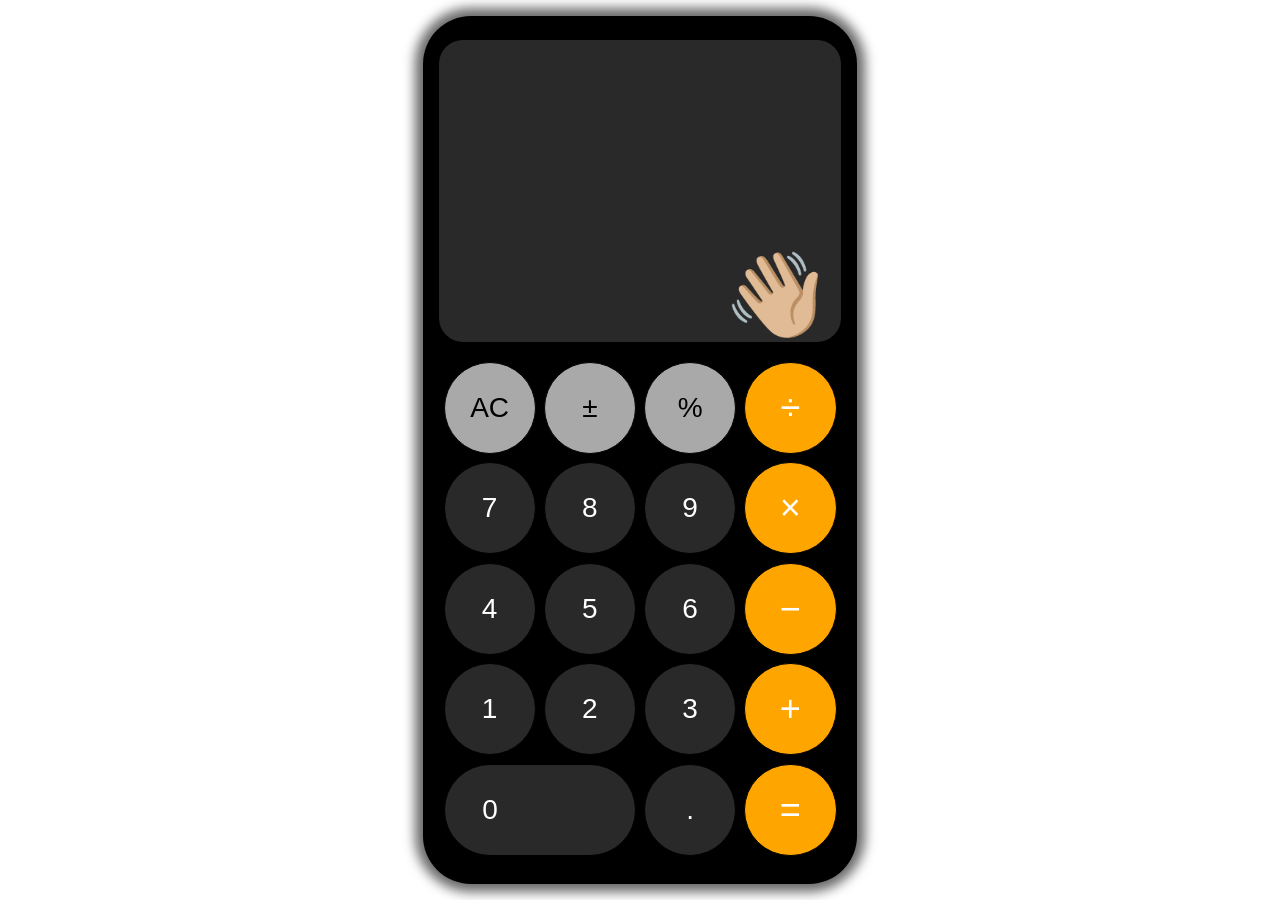
<file: index.html>
<!DOCTYPE html>
<html lang="en">

<head>
  <meta charset="UTF-8" />
  <meta http-equiv="X-UA-Compatible" content="IE=edge" />
  <meta name="viewport" content="width=device-width, initial-scale=1.0" />

  <link rel="stylesheet" href="./src/css/styles.css">
  <script defer type="module" src="./src/js/script.js"></script>

  <title>Calculator</title>
</head>

<body>
  <!-- <section id="notch"> -->
  <!-- <code>notch • notification</code> -->
  <!-- </section> -->

  <section id="app">
    <div id="display"></div>
    <div id="inputs"></div>
  </section>

  <!-- <section id="gesture-bar"> -->
  <!-- <code>gesture bar</code> -->
  <!-- </section> -->
</body>

</html>
</file>
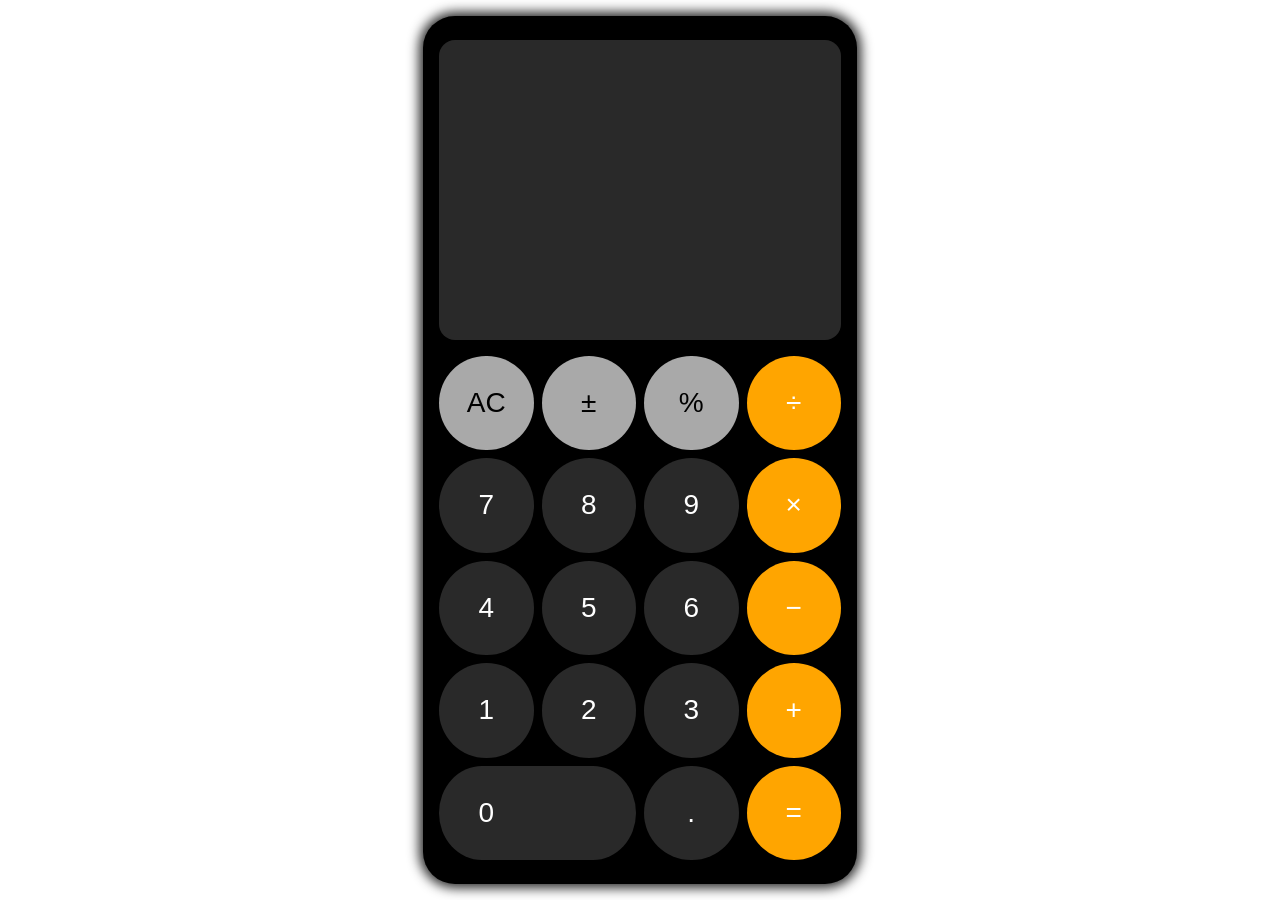
<file: .ui2/index.html>
<!DOCTYPE html>
<html lang="en">
  <head>
    <meta charset="UTF-8" />
    <meta http-equiv="X-UA-Compatible" content="IE=edge" />
    <meta name="viewport" content="width=device-width, initial-scale=1.0" />

    <link rel="stylesheet" href="./css/styles.css" />
    <script defer type="module" src="./script.js"></script>

    <title>Calculator</title>
  </head>

  <body>
    <div id="display"></div>
    <div id="keypad"></div>
  </body>
</html>
</file>
<file: src/css/styles.css>
html,
body,
_ {
  height: 100%;
}

pre,
code,
_ {
  font-family: Consolas, monospace;
  font-size: 0.75rem;
}

html {
  font-family: Helvetica, 'Segoe UI', Tahoma, Geneva, Verdana, sans-serif;
  box-sizing: border-box;
  padding: 1rem 0;

  background-color: white;
}

body {
  aspect-ratio: 9 / 18;
  /* max-width: 24rem; */
  margin: 0 auto;
  /* box-sizing: border-box; */
  /* border: 4px solid gray; */
  border-radius: 3rem;
  overflow: hidden;
  box-shadow: 0 0 0.75rem 0.5rem dimgray;

  /*  Fix `overflow` bug for rounded-corner container
   *  Supposedly for Webkit browsers, e.g. Chrome; Idk why this [is present and] also works with Firefox
   *
   *  https://stackoverflow.com/questions/5736503/how-to-make-css3-rounded-corners-hide-overflow-in-chrome-opera/10296258#10296258
   *  https://stackoverflow.com/questions/13024812/overflowhidden-not-hiding-elements-under-a-border-radius
   */
  /* mask-image: url([data-uri]); */
  /* -webkit-mask-image: url([data-uri]); */

  display: flex;
  justify-content: space-between;
  align-items: center;
  flex-direction: column;
  color: white;

  user-select: none;

  background-color: black;
}

/****************************************************************
 ****************************************************************
 ****************************************************************
 ****************************************************************/

#app {
  height: 100%;
  width: 100%;
  box-sizing: border-box;
  padding: 1.5rem 1rem;

  flex: 1;
  gap: 1rem;

  display: flex;
  flex-direction: column;
}

#display {
  padding: 0 1rem;
  font-size: 5rem;
  /* color: inherit; */
  border-radius: 1.5rem;
  overflow: hidden;

  flex: 3;

  display: flex;
  justify-content: flex-end;
  align-items: flex-end;

  background-color: hsl(0, 0%, 16%);
}

.display-final {
  color: orange;
}

#inputs {
  /* box-sizing: border-box; */

  flex: 5;

  display: flex;
  flex-wrap: wrap;
  justify-content: center;
  align-items: center;
}

.input-button {
  font-family: inherit;
  width: 100%;
  height: 100%;

  /* all: unset; */
  box-sizing: border-box;
  border-radius: 3rem;
  border: 1px solid black;

  display: flex;
  justify-content: center;
  align-items: center;
  /* text-align: center; */
  font-size: 1.75rem;
  color: inherit;

  background-color: hsl(0, 0%, 16%);
}

/*  Inspired by the ripple effects
    https://css-tricks.com/how-to-recreate-the-ripple-effect-of-material-design-buttons/
 */

.input-button:hover {
  filter: brightness(120%);
  transition: 0.2s;
}

.input-button:active {
  filter: brightness(66%);
  transition: 0s;
}

.input-button-container {
  padding: 0.25rem;

  display: flex;

  box-sizing: border-box;
  /* border: 1px solid white; */
  /* background-color: lightcoral; */
}

.input-button-fake {
  background-color: unset;
  border: unset;
  width: 50%;
  padding-right: 0.25rem;
}

.input-button-container-fake {
  padding: 0;
  justify-content: left;
}

.input-button-top {
  color: black;
  background-color: darkgray;
}

.input-button-operator {
  font-size: 2.25rem;
  background-color: orange;
}

/****************************************************************
 ****************************************************************
 ****************************************************************
 ****************************************************************/

#notch,
#gesture-bar,
_ {
  width: 100%;
  overflow: hidden;

  text-align: center;

  color: inherit;
  /* background-color: whitesmoke; */
}
</file>
<file: .ui2/css/styles.css>
@import './resets.css';
@import './full-page.css';

:root {
  --bg-darkest: hsl(0, 0%, 0%);
  --bg-darker: hsl(0, 0%, 16%);
  --bg-lighter: darkgray;
  --bg-lightest: white;
  --bg-accent: orange;

  --text-light: white;
  --text-dark: black;

  font-family: Helvetica;

  user-select: none;
}

html {
  padding: 1rem;

  background-color: var(--bg-lightest);
}

body {
  aspect-ratio: 9 / 18;
  margin: 0 auto;

  border-radius: 2rem;
  box-shadow: 0 0 0.75rem 0.25rem var(--bg-darker);
  overflow: hidden;

  padding: 1.5rem 1rem;
  box-sizing: border-box;

  display: flex;
  flex-direction: column;
  gap: 1rem;

  background-color: var(--bg-darkest);
  color: var(--text-light);
}

body > * {
  flex: 1;
}

#display {
  border-radius: 1rem;

  background-color: var(--bg-darker);
}

#keypad {
  --key-gap: 0.5rem;
  --row-key-ct: 4;
  --row-gap-ct: calc(var(--row-key-ct) - 1);

  /*  100% - (key-gap * row-gap-ct)
   *  effective-width-row / row-key-ct
   */
  --effective-width-row: calc(100% - calc(var(--key-gap) * var(--row-gap-ct)));
  --effective-width-key: calc(var(--effective-width-row) / var(--row-key-ct));

  display: flex;
  flex-wrap: wrap;
  gap: var(--key-gap);

  font-size: 1.75rem;
}

.key {
  cursor: pointer;

  aspect-ratio: 1/1;
  width: var(--effective-width-key);
  border-radius: 50%;

  display: flex;
  justify-content: center;
  align-items: center;

  background-color: var(--bg-darker);
}

.key:nth-last-child(3) {
  aspect-ratio: unset;
  width: calc(calc(var(--effective-width-key) * 2) + var(--key-gap));
  border-radius: var(--effective-width-key) / 50%;
  padding-right: calc(var(--effective-width-key) + var(--key-gap));
}

.key:nth-child(-n + 4) {
  background-color: var(--bg-lighter);
  color: var(--text-dark);
}

.key:nth-child(4n),
.key:nth-last-child(1) {
  background-color: var(--bg-accent);
  color: var(--text-light);
}

.key:hover {
  filter: brightness(120%);
  transition: 0.2s;
}

.key:active {
  filter: brightness(66%);
  transition: 0s;
}
</file>
